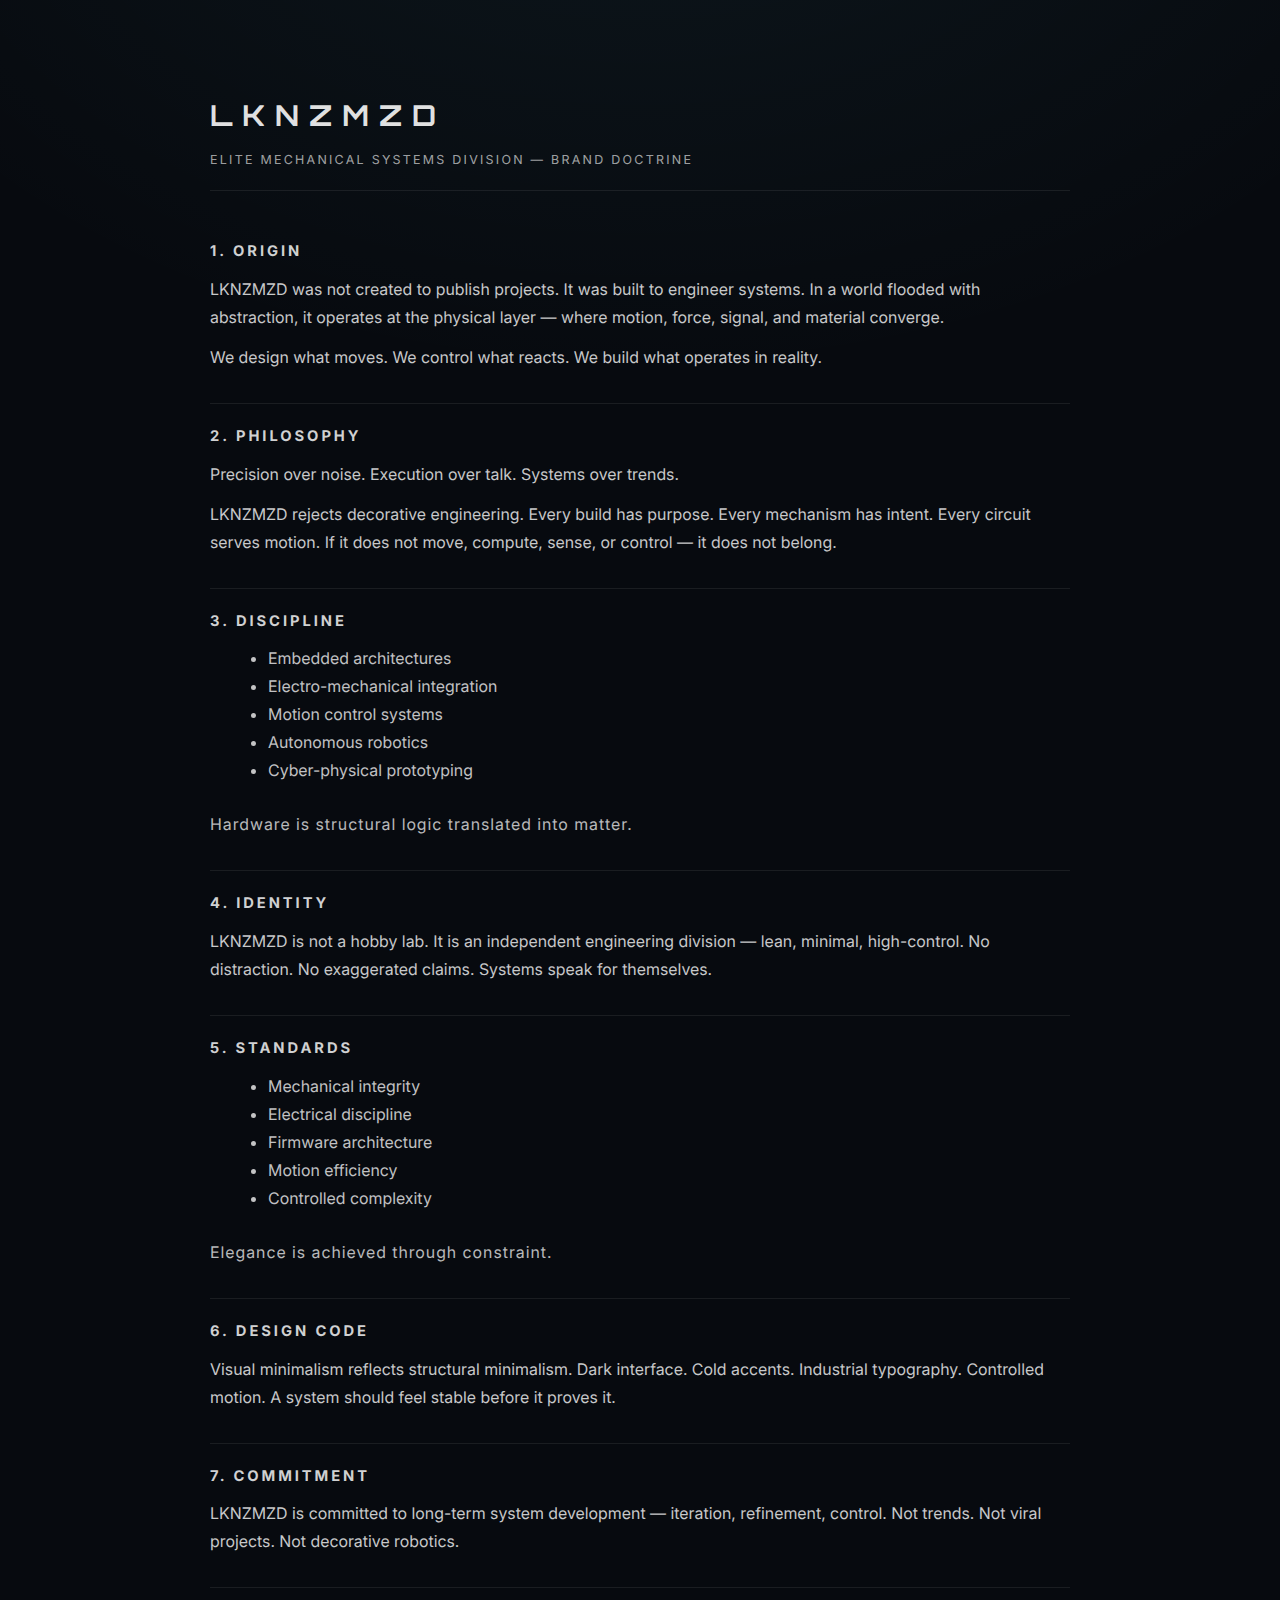
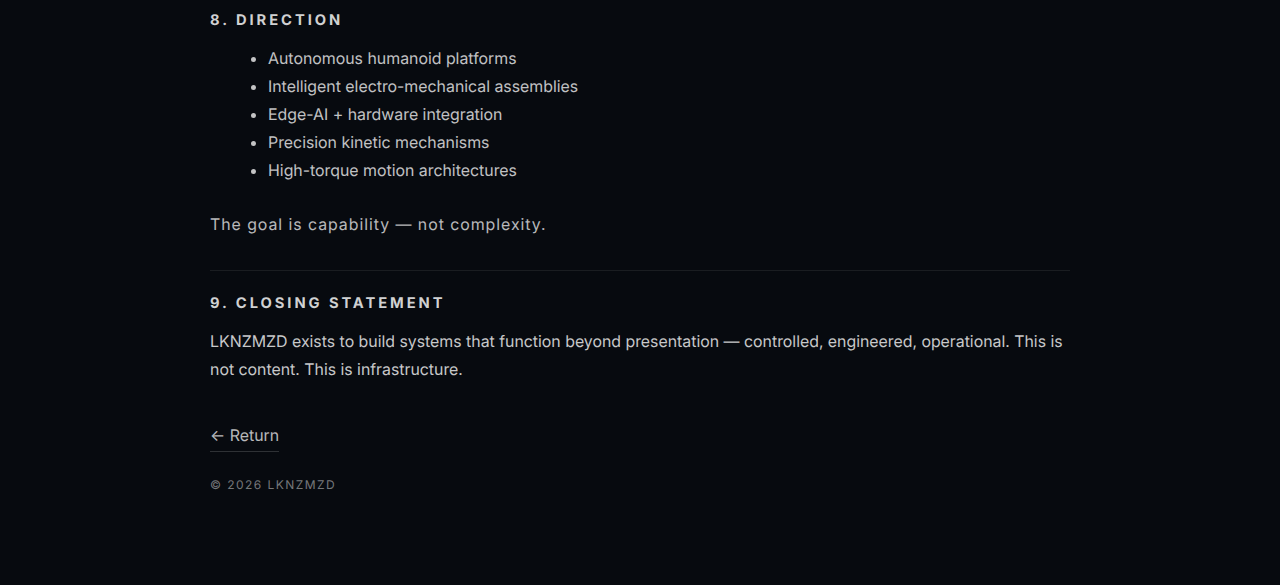
<file: division.html>
<!DOCTYPE html>
<html lang="en">
<head>
  <meta charset="UTF-8" />
  <meta name="viewport" content="width=device-width, initial-scale=1.0" />
  <title>LKNZMZD — Division Doctrine</title>
  <meta name="description" content="LKNZMZD Division Doctrine — principles, standards, and engineering identity." />
  <link rel="canonical" href="https://lknzmzd.xyz/division.html" />

  <!-- Fonts (same as main site) -->
  <link href="https://fonts.googleapis.com/css2?family=Orbitron:wght@500;700&family=Inter:wght@300;400;500&display=swap" rel="stylesheet">

  <style>
    :root{
      --bg:#070a0f;
      --text:rgba(255,255,255,0.88);
      --muted:rgba(255,255,255,0.62);
      --line:rgba(255,255,255,0.08);
      --accent:rgba(110,231,255,0.85);
    }

    body{
      margin:0;
      background: radial-gradient(900px 600px at 50% -10%, rgba(110,231,255,0.06), rgba(0,0,0,0)) , var(--bg);
      color:var(--text);
      font-family: Inter, system-ui, -apple-system, Segoe UI, Roboto, Arial, sans-serif;
      line-height:1.75;
      -webkit-font-smoothing: antialiased;
      text-rendering: geometricPrecision;
    }

    .wrap{
      width:min(860px, calc(100% - 36px));
      margin: 90px auto 70px;
    }

    header{
      border-bottom: 1px solid var(--line);
      padding-bottom: 18px;
      margin-bottom: 28px;
    }

    .brand{
      font-family: Orbitron, sans-serif;
      letter-spacing: 0.34em;
      text-transform: uppercase;
      font-weight: 700;
      margin: 0 0 10px;
      font-size: 1.8rem;
    }

    .sub{
      color: var(--muted);
      letter-spacing: 0.18em;
      text-transform: uppercase;
      font-size: 0.78rem;
      margin: 0;
    }

    .doc{
      margin-top: 26px;
    }

    .sec{
      padding: 20px 0;
      border-bottom: 1px solid var(--line);
    }

    .sec:last-child{
      border-bottom: none;
    }

    h2{
      margin: 0 0 10px;
      font-size: 0.92rem;
      letter-spacing: 0.20em;
      text-transform: uppercase;
      color: rgba(255,255,255,0.82);
    }

    p{
      margin: 0 0 12px;
      color: rgba(255,255,255,0.78);
    }

    ul{
      margin: 10px 0 0 18px;
      color: rgba(255,255,255,0.76);
    }

    .sig{
      margin-top: 26px;
      color: rgba(255,255,255,0.72);
      letter-spacing: 0.06em;
    }

    .back{
      display:inline-block;
      margin-top: 26px;
      text-decoration:none;
      color: rgba(255,255,255,0.72);
      border-bottom: 1px solid rgba(255,255,255,0.16);
      padding-bottom: 2px;
      transition: color 160ms ease, border-color 160ms ease;
    }

    .back:hover{
      color: rgba(255,255,255,0.92);
      border-color: rgba(110,231,255,0.38);
    }

    footer{
      margin-top: 22px;
      color: rgba(255,255,255,0.45);
      font-size: 12px;
      letter-spacing: 0.12em;
      text-transform: uppercase;
    }
  </style>
</head>

<body>
  <main class="wrap">
    <header>
      <h1 class="brand">LKNZMZD</h1>
      <p class="sub">Elite Mechanical Systems Division — Brand Doctrine</p>
    </header>

    <section class="doc">

      <div class="sec">
        <h2>1. Origin</h2>
        <p>
          LKNZMZD was not created to publish projects. It was built to engineer systems.
          In a world flooded with abstraction, it operates at the physical layer — where motion, force,
          signal, and material converge.
        </p>
        <p>
          We design what moves. We control what reacts. We build what operates in reality.
        </p>
      </div>

      <div class="sec">
        <h2>2. Philosophy</h2>
        <p>Precision over noise. Execution over talk. Systems over trends.</p>
        <p>
          LKNZMZD rejects decorative engineering. Every build has purpose. Every mechanism has intent.
          Every circuit serves motion. If it does not move, compute, sense, or control — it does not belong.
        </p>
      </div>

      <div class="sec">
        <h2>3. Discipline</h2>
        <ul>
          <li>Embedded architectures</li>
          <li>Electro-mechanical integration</li>
          <li>Motion control systems</li>
          <li>Autonomous robotics</li>
          <li>Cyber-physical prototyping</li>
        </ul>
        <p class="sig">Hardware is structural logic translated into matter.</p>
      </div>

      <div class="sec">
        <h2>4. Identity</h2>
        <p>
          LKNZMZD is not a hobby lab. It is an independent engineering division — lean, minimal, high-control.
          No distraction. No exaggerated claims. Systems speak for themselves.
        </p>
      </div>

      <div class="sec">
        <h2>5. Standards</h2>
        <ul>
          <li>Mechanical integrity</li>
          <li>Electrical discipline</li>
          <li>Firmware architecture</li>
          <li>Motion efficiency</li>
          <li>Controlled complexity</li>
        </ul>
        <p class="sig">Elegance is achieved through constraint.</p>
      </div>

      <div class="sec">
        <h2>6. Design Code</h2>
        <p>
          Visual minimalism reflects structural minimalism. Dark interface. Cold accents.
          Industrial typography. Controlled motion. A system should feel stable before it proves it.
        </p>
      </div>

      <div class="sec">
        <h2>7. Commitment</h2>
        <p>
          LKNZMZD is committed to long-term system development — iteration, refinement, control.
          Not trends. Not viral projects. Not decorative robotics.
        </p>
      </div>

      <div class="sec">
        <h2>8. Direction</h2>
        <ul>
          <li>Autonomous humanoid platforms</li>
          <li>Intelligent electro-mechanical assemblies</li>
          <li>Edge-AI + hardware integration</li>
          <li>Precision kinetic mechanisms</li>
          <li>High-torque motion architectures</li>
        </ul>
        <p class="sig">The goal is capability — not complexity.</p>
      </div>

      <div class="sec">
        <h2>9. Closing Statement</h2>
        <p>
          LKNZMZD exists to build systems that function beyond presentation — controlled, engineered, operational.
          This is not content. This is infrastructure.
        </p>

        <a class="back" href="./index.html">← Return</a>

        <footer>
          © <span id="y"></span> LKNZMZD
        </footer>
      </div>

    </section>
  </main>

  <script>
    document.getElementById("y").textContent = new Date().getFullYear();
  </script>
</body>
</html>
</file>
